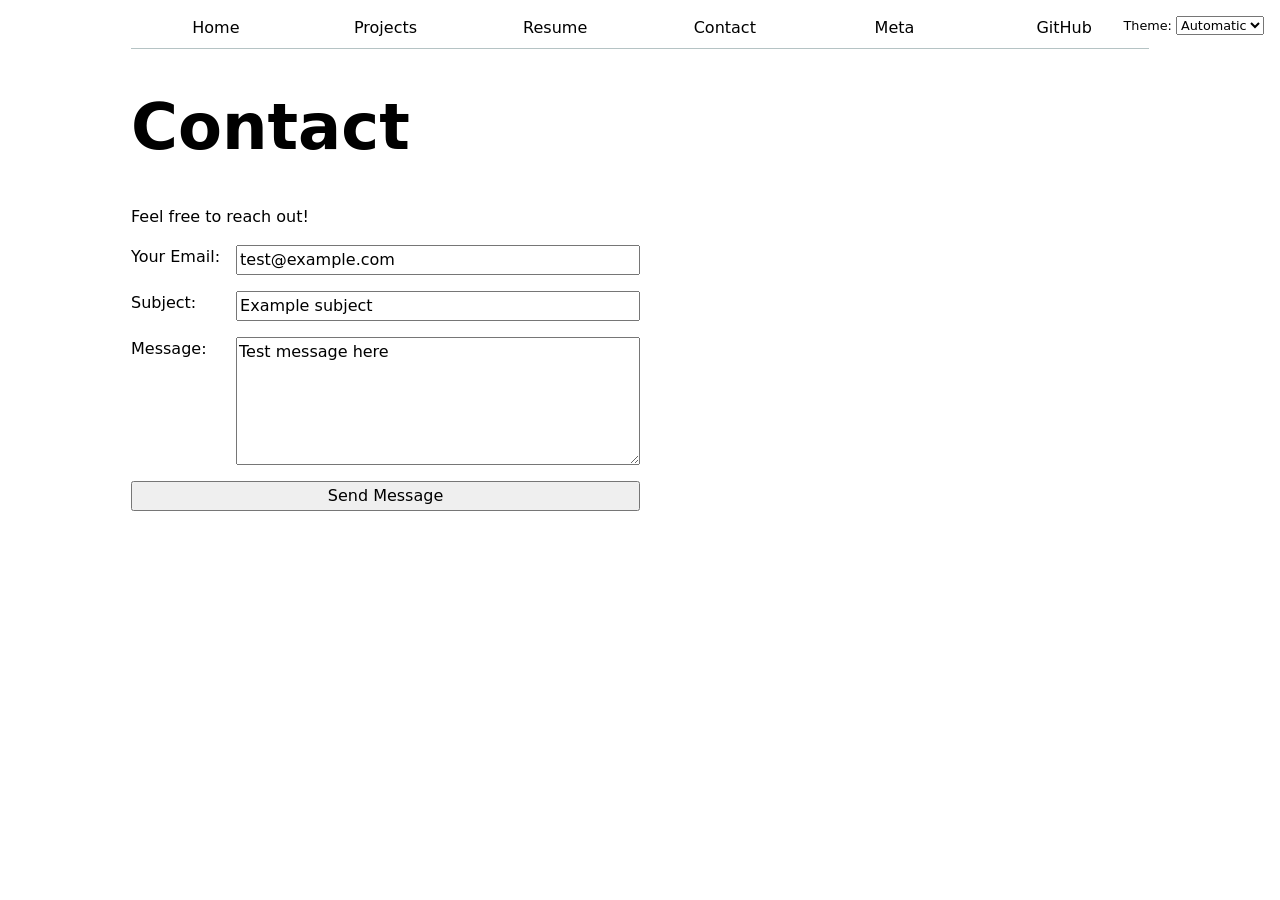
<file: contact/index.html>
<!DOCTYPE html>
<html lang="en">
<head>
    <meta charset="UTF-8">
    <meta name="viewport" content="width=device-width, initial-scale=1.0">
    <title>Contact Harshatha</title>
    <link rel="stylesheet" href="../style.css">
    <script type="module" src="../global.js"></script>
</head>
<body>
    <h1>Contact</h1>
    
    <p>Feel free to reach out!</p>

    <form action="mailto:hprasanna@ucsd.edu" method="POST" enctype="text/plain">
        <label>
            Your Email:
            <input type="email" name="email" value="test@example.com">
        </label>

        <label>
            Subject:
            <input name="subject" value="Example subject">
        </label>

        <label>
            Message:
            <textarea name="body">Test message here</textarea>
        </label>

        <button>Send Message</button>
    </form>
</body>
</html>
</file>
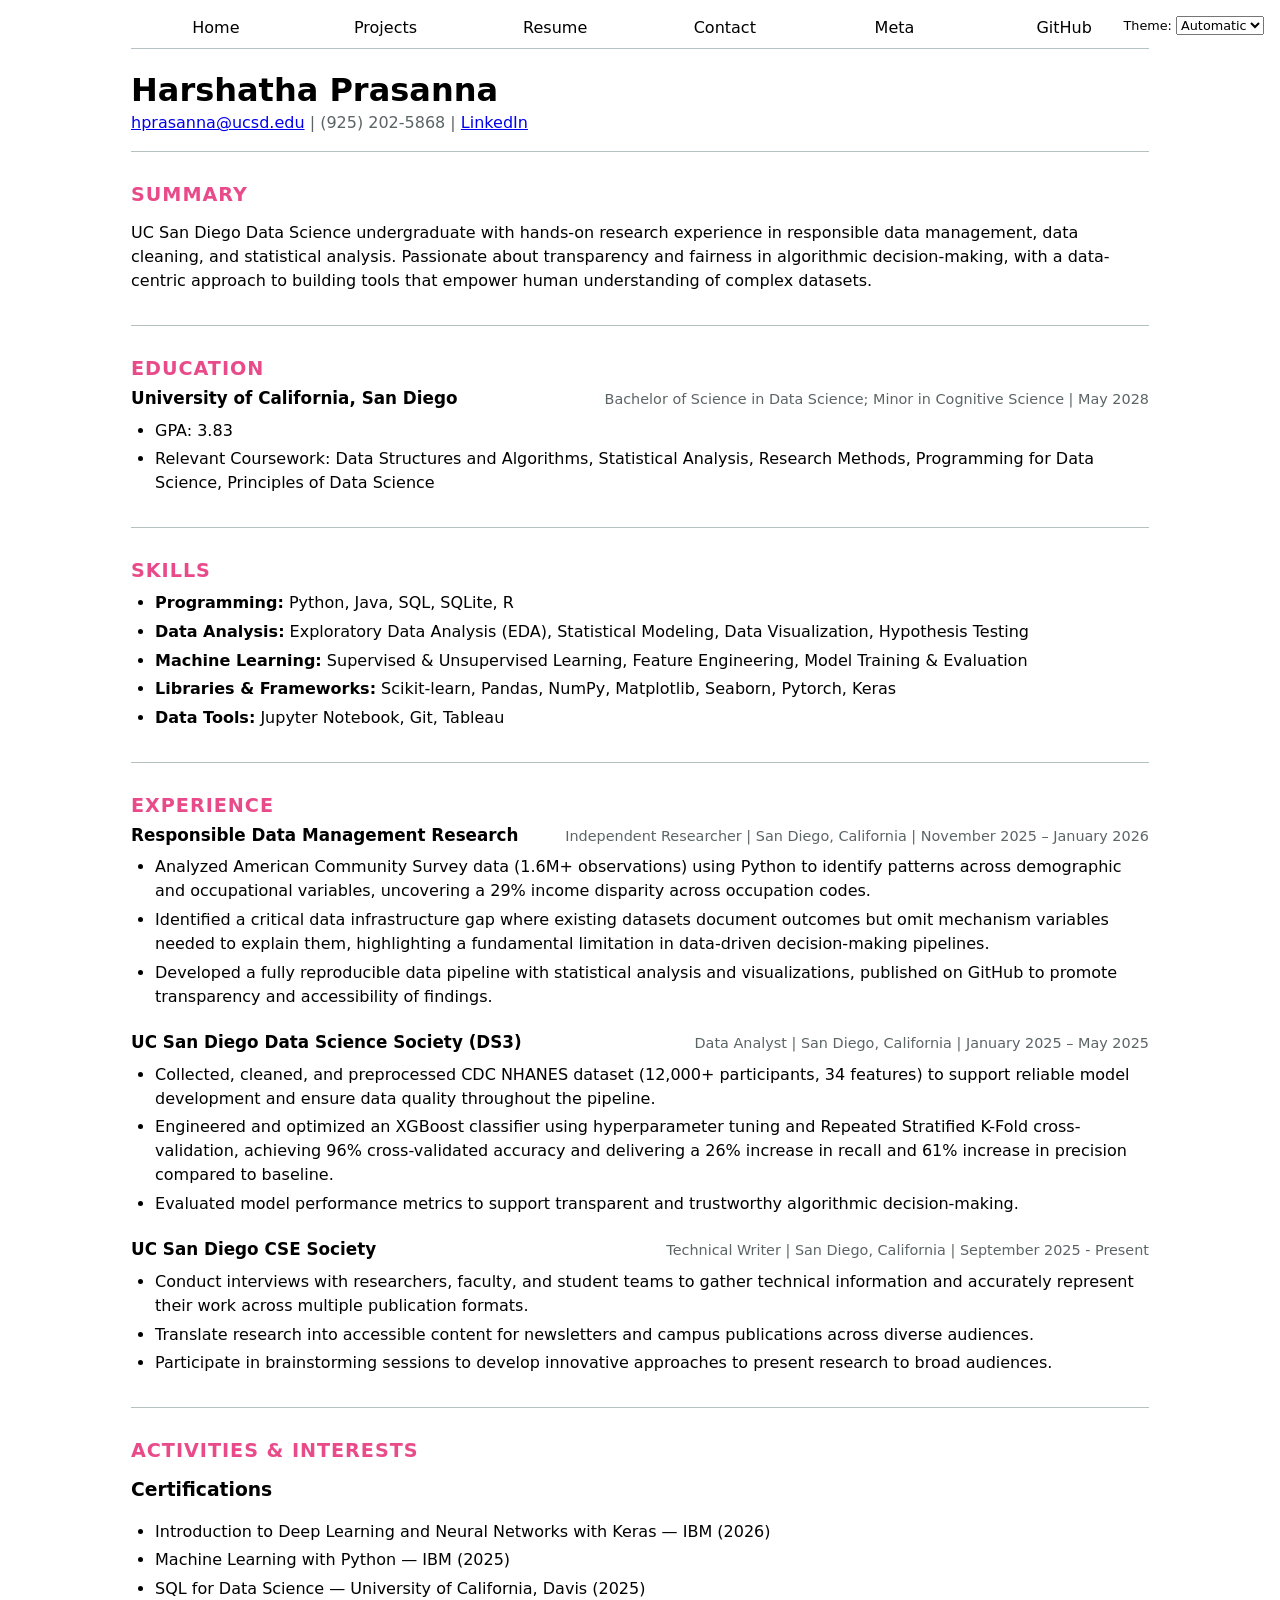
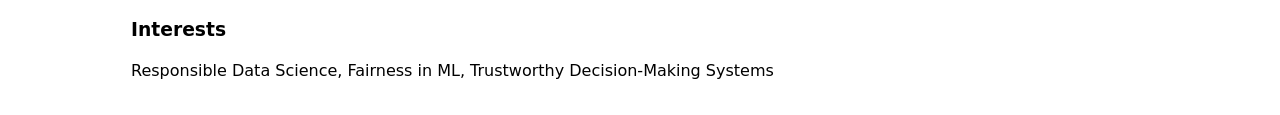
<file: resume/index.html>
<!DOCTYPE html>
<html lang="en">
<head>
    <meta charset="UTF-8">
    <meta name="viewport" content="width=device-width, initial-scale=1.0">
    <title>Harshatha Prasanna's Resume</title>
    <link rel="stylesheet" href="../style.css">
    <script type="module" src="../global.js"></script>
</head>
<body>
    <header>
        <h1>Harshatha Prasanna</h1>
        <p>
            <a href="mailto:hprasanna@ucsd.edu">hprasanna@ucsd.edu</a> | 
            (925) 202-5868 | 
            <a href="https://linkedin.com/in/harshatha-prasanna" target="_blank">LinkedIn</a>
        </p>
    </header>

    <section>
        <h2>Summary</h2>
        <p>UC San Diego Data Science undergraduate with hands-on research experience in responsible data management, data cleaning, and statistical analysis. Passionate about transparency and fairness in algorithmic decision-making, with a data-centric approach to building tools that empower human understanding of complex datasets.</p>
    </section>

    <section>
        <h2>Education</h2>
        <article>
            <header>
                <h3>University of California, San Diego</h3>
                <p>Bachelor of Science in Data Science; Minor in Cognitive Science | <time datetime="2028-05">May 2028</time></p>
            </header>
            <ul>
                <li>GPA: 3.83</li>
                <li>Relevant Coursework: Data Structures and Algorithms, Statistical Analysis, Research Methods, Programming for Data Science, Principles of Data Science</li>
            </ul>
        </article>
    </section>

    <section>
        <h2>Skills</h2>
        <ul>
            <li><strong>Programming:</strong> Python, Java, SQL, SQLite, R</li>
            <li><strong>Data Analysis:</strong> Exploratory Data Analysis (EDA), Statistical Modeling, Data Visualization, Hypothesis Testing</li>
            <li><strong>Machine Learning:</strong> Supervised & Unsupervised Learning, Feature Engineering, Model Training & Evaluation</li>
            <li><strong>Libraries & Frameworks:</strong> Scikit-learn, Pandas, NumPy, Matplotlib, Seaborn, Pytorch, Keras</li>
            <li><strong>Data Tools:</strong> Jupyter Notebook, Git, Tableau</li>
        </ul>
    </section>

    <section>
        <h2>Experience</h2>
        
        <article>
            <header>
                <h3>Responsible Data Management Research</h3>
                <p>Independent Researcher | San Diego, California | <time datetime="2025-11">November 2025</time> – <time datetime="2026-01">January 2026</time></p>
            </header>
            <ul>
                <li>Analyzed American Community Survey data (1.6M+ observations) using Python to identify patterns across demographic and occupational variables, uncovering a 29% income disparity across occupation codes.</li>
                <li>Identified a critical data infrastructure gap where existing datasets document outcomes but omit mechanism variables needed to explain them, highlighting a fundamental limitation in data-driven decision-making pipelines.</li>
                <li>Developed a fully reproducible data pipeline with statistical analysis and visualizations, published on GitHub to promote transparency and accessibility of findings.</li>
            </ul>
        </article>

        <article>
            <header>
                <h3>UC San Diego Data Science Society (DS3)</h3>
                <p>Data Analyst | San Diego, California | <time datetime="2025-01">January 2025</time> – <time datetime="2025-05">May 2025</time></p>
            </header>
            <ul>
                <li>Collected, cleaned, and preprocessed CDC NHANES dataset (12,000+ participants, 34 features) to support reliable model development and ensure data quality throughout the pipeline.</li>
                <li>Engineered and optimized an XGBoost classifier using hyperparameter tuning and Repeated Stratified K-Fold cross-validation, achieving 96% cross-validated accuracy and delivering a 26% increase in recall and 61% increase in precision compared to baseline.</li>
                <li>Evaluated model performance metrics to support transparent and trustworthy algorithmic decision-making.</li>
            </ul>
        </article>

        <article>
            <header>
                <h3>UC San Diego CSE Society</h3>
                <p>Technical Writer | San Diego, California | <time datetime="2025-09">September 2025</time> - Present</p>
            </header>
            <ul>
                <li>Conduct interviews with researchers, faculty, and student teams to gather technical information and accurately represent their work across multiple publication formats.</li>
                <li>Translate research into accessible content for newsletters and campus publications across diverse audiences.</li>
                <li>Participate in brainstorming sessions to develop innovative approaches to present research to broad audiences.</li>
            </ul>
        </article>
    </section>

    <section>
        <h2>Activities & Interests</h2>
        <h3>Certifications</h3>
        <ul>
            <li>Introduction to Deep Learning and Neural Networks with Keras — IBM (<time datetime="2026">2026</time>)</li>
            <li>Machine Learning with Python — IBM (<time datetime="2025">2025</time>)</li>
            <li>SQL for Data Science — University of California, Davis (<time datetime="2025">2025</time>)</li>
        </ul>
        
        <h3>Interests</h3>
        <p>Responsible Data Science, Fairness in ML, Trustworthy Decision-Making Systems</p>
    </section>
</body>
</html>
</file>
<file: style.css>
body {
    font: 100%/1.5 system-ui;
    max-width: 100ch;
    margin-inline: max(1em, (100% - 100ch) / 2);
}

html {
    --color-accent: oklch(65% 50% 0);
    accent-color: var(--color-accent);
    color-scheme: light dark;
}

nav {
    display: flex;
    --border-color: oklch(50% 10% 200 / 40%);
    border-bottom: 1px solid var(--border-color);
    margin-bottom: 1.5em;
}

nav a {
    flex: 1;
    text-decoration: none;
    color: inherit;
    text-align: center;
    padding: 0.5em;
}

nav a.current {
    border-bottom: 0.4em solid var(--border-color);
    padding-bottom: 0.1em;
}

nav a:hover {
    border-bottom: 0.4em solid var(--color-accent);
    padding-bottom: 0.1em;
    background-color: color-mix(in oklch, var(--color-accent), canvas 85%);
}

/* Contact form */
form {
    display: grid;
    grid-template-columns: auto 1fr;
    gap: 1em;
    max-width: 50ch;
}

form label {
    display: grid;
    grid-template-columns: subgrid;
    grid-column: 1 / -1;
}

form input,
form textarea,
form button {
    font: inherit;
    width: 100%;
    box-sizing: border-box;
}

form textarea {
    height: 8em;
}

form button {
    grid-column: 1 / -1;
}

/* Projects grid */
h1 {
    font-size: 400%;
}

h1, h2, h3, h4, h5, h6 {
    line-height: 1.1;
    text-wrap: balance;
}

.projects {
    display: grid;
    grid-template-columns: repeat(auto-fill, minmax(15em, 1fr));
    gap: 1em;
    margin: 0;
}

.projects article {
    display: grid;
    grid-template-rows: subgrid;
    grid-row: span 3;
}

.projects article h2 {
    margin: 0;
}

.projects article img {
    width: 100%;
}

/* Resume */
header h1 {
    font-size: 200%;
    margin-bottom: 0.1em;
}

header p {
    margin-top: 0;
    color: oklch(50% 3% 200);
}

section {
    margin-bottom: 2em;
    border-top: 1px solid oklch(80% 3% 200);
    padding-top: 1em;
}

section h2 {
    font-size: 120%;
    text-transform: uppercase;
    letter-spacing: 0.05em;
    color: var(--color-accent);
    margin-bottom: 0.5em;
}

section article {
    margin-bottom: 1.5em;
}

section article header {
    display: flex;
    justify-content: space-between;
    align-items: baseline;
    flex-wrap: wrap;
    gap: 0.5em;
}

section article header h3 {
    margin: 0;
    font-size: 105%;
}

section article header p {
    margin: 0;
    font-size: 90%;
    color: oklch(50% 3% 200);
}

section ul {
    margin-top: 0.5em;
    padding-left: 1.5em;
}

section ul li {
    margin-bottom: 0.3em;
}

/* Color scheme switcher */
.color-scheme {
    position: absolute;
    top: 1rem;
    right: 1rem;
    font-size: 80%;
    font-family: inherit;
}

.color-scheme select {
    font: inherit;
}

/* GitHub stats */
#profile-stats dl {
  display: grid;
  grid-template-columns: repeat(4, 1fr);
  gap: 0.5em;
  text-align: center;
}

#profile-stats dt {
  grid-row: 1;
  font-size: 80%;
  color: oklch(50% 3% 200);
}

#profile-stats dd {
  grid-row: 2;
  font-size: 150%;
  font-weight: 500;
  margin: 0;
}

/* Pie chart */
#projects-pie-plot {
  max-width: 20em;
  overflow: visible;
}

svg path {
  cursor: pointer;
  transition: 300ms;
}

svg:has(path:hover) path:not(:hover) {
  opacity: 0.5;
}

.selected {
  --color: oklch(60% 45% 0) !important;
}

.selected:is(path) {
  fill: var(--color);
}

/* Legend */
.legend {
  display: grid;
  grid-template-columns: repeat(auto-fill, minmax(9em, 1fr));
  gap: 1em;
  padding: 1em;
  margin: 0;
  border: 0.5px solid oklch(80% 3% 200);
  list-style: none;
  flex: 1;
}

.legend-item {
  display: flex;
  align-items: center;
  gap: 0.5em;
}

.swatch {
  display: inline-block;
  width: 1em;
  aspect-ratio: 1 / 1;
  border-radius: 50%;
  background-color: var(--color);
}

.chart-container {
  display: flex;
  align-items: center;
  gap: 2em;
  margin-block: 2em;
}

.searchBar {
  display: block;
  width: 100%;
  margin-bottom: 1em;
  padding: 0.5em;
  font: inherit;
  box-sizing: border-box;
}

.project-year {
  font-family: Baskerville, serif;
  font-variant-numeric: oldstyle-nums;
  color: oklch(50% 3% 200);
  margin: 0;
}

/* Meta stats */
.stats {
  display: grid;
  grid-template-columns: auto 1fr;
  gap: 0.5em 2em;
  margin: 0;
}

.stats dt {
  font-size: 80%;
  color: oklch(50% 3% 200);
  text-transform: uppercase;
  letter-spacing: 0.05em;
}

.stats dd {
  font-size: 150%;
  font-weight: 500;
  margin: 0;
}

/* Scatterplot */
.gridlines line {
  stroke: oklch(50% 3% 200 / 20%);
}

.gridlines path {
  display: none;
}

circle {
  transition: 200ms;
  transform-origin: center;
  transform-box: fill-box;
}

circle:hover {
  transform: scale(1.5);
}

circle.selected {
  fill: #ff6b6b;
}

/* Tooltip */
.info {
  display: grid;
  grid-template-columns: auto 1fr;
  gap: 0.25em 1em;
  margin: 0;
  transition-duration: 500ms;
  transition-property: opacity, visibility;
}

.info dt {
  font-size: 80%;
  color: oklch(50% 3% 200);
  text-transform: uppercase;
  letter-spacing: 0.05em;
}

.info dd {
  margin: 0;
  font-weight: 500;
}

.info[hidden]:not(:hover, :focus-within) {
  opacity: 0;
  visibility: hidden;
}

.tooltip {
  position: fixed;
  top: 1em;
  left: 1em;
  background: oklch(20% 3% 200 / 90%);
  border-radius: 0.5em;
  padding: 1em;
  box-shadow: 0 4px 16px oklch(0% 0% 0 / 30%);
  backdrop-filter: blur(8px);
}

/* Brush selection */
@keyframes marching-ants {
  to { stroke-dashoffset: -8; }
}

.selection {
  fill-opacity: 0.1;
  stroke: black;
  stroke-opacity: 0.7;
  stroke-dasharray: 5 3;
  animation: marching-ants 2s linear infinite;
}
</file>
